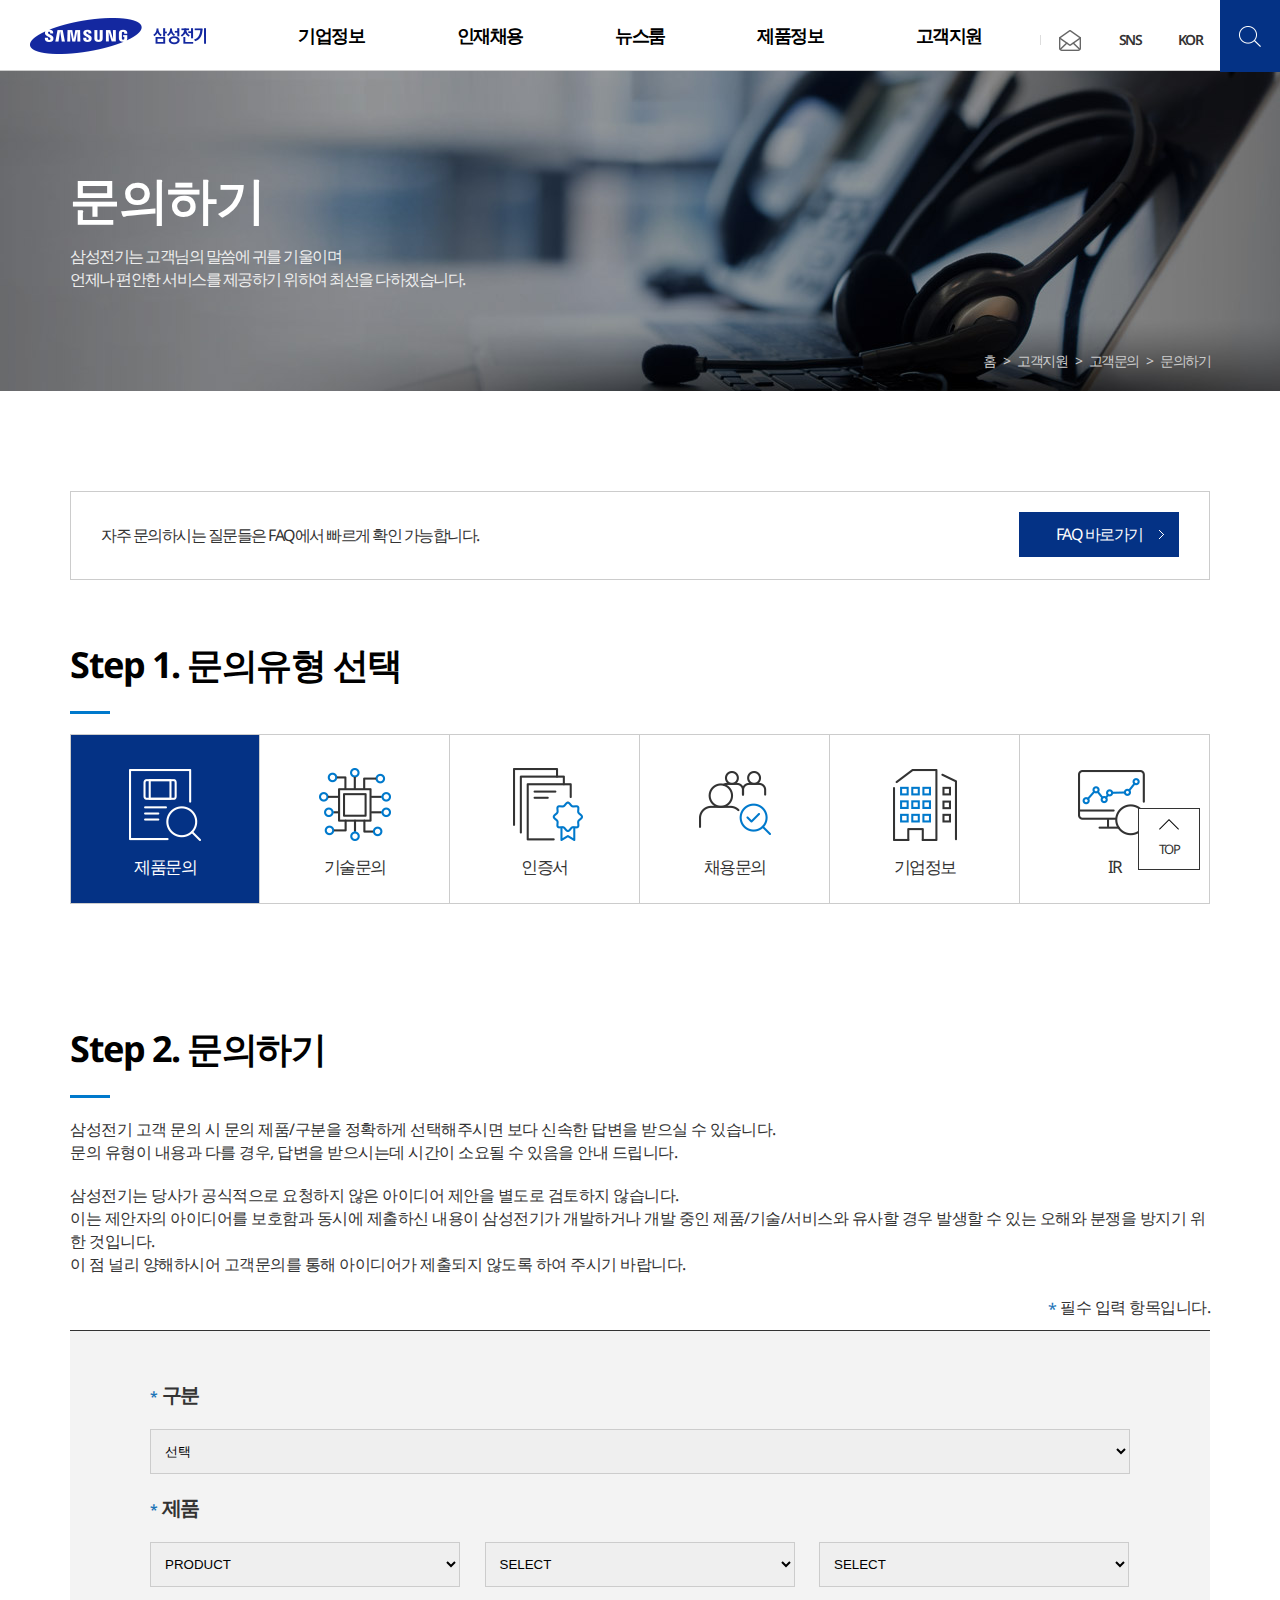
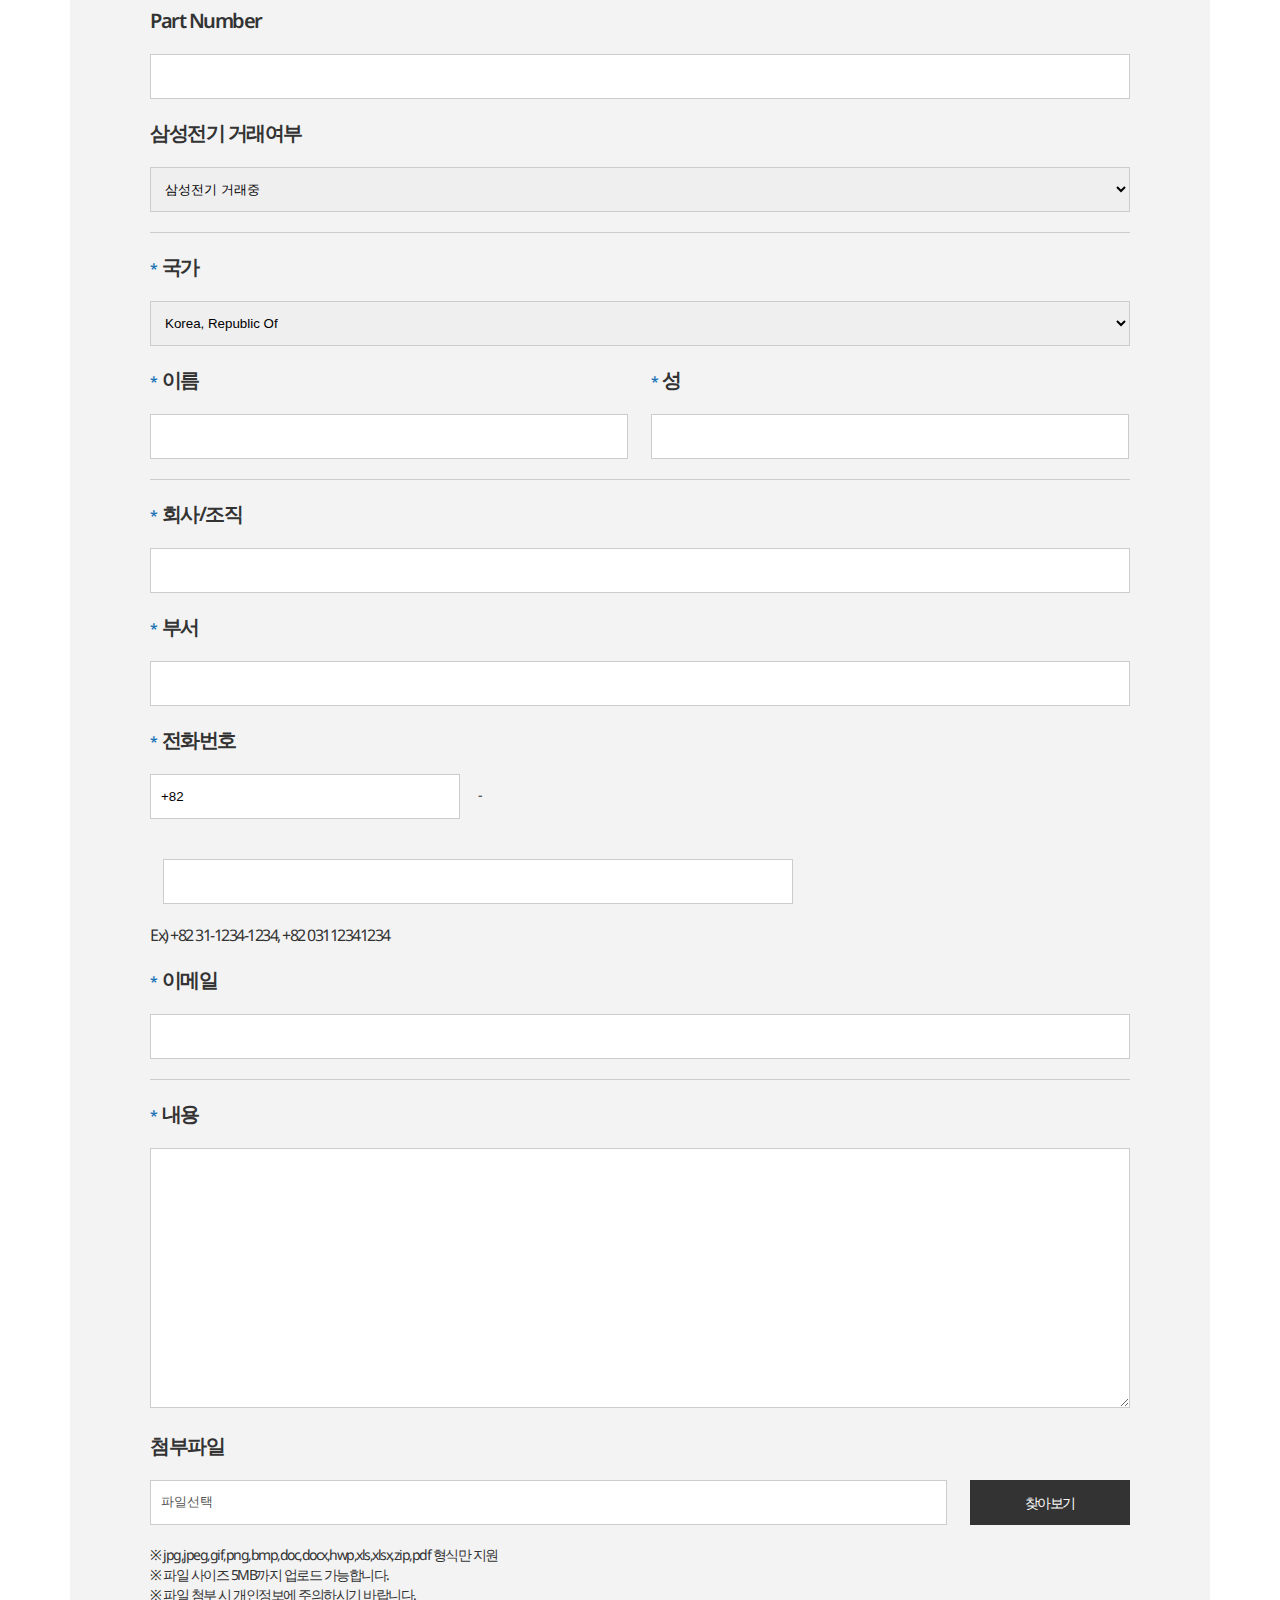
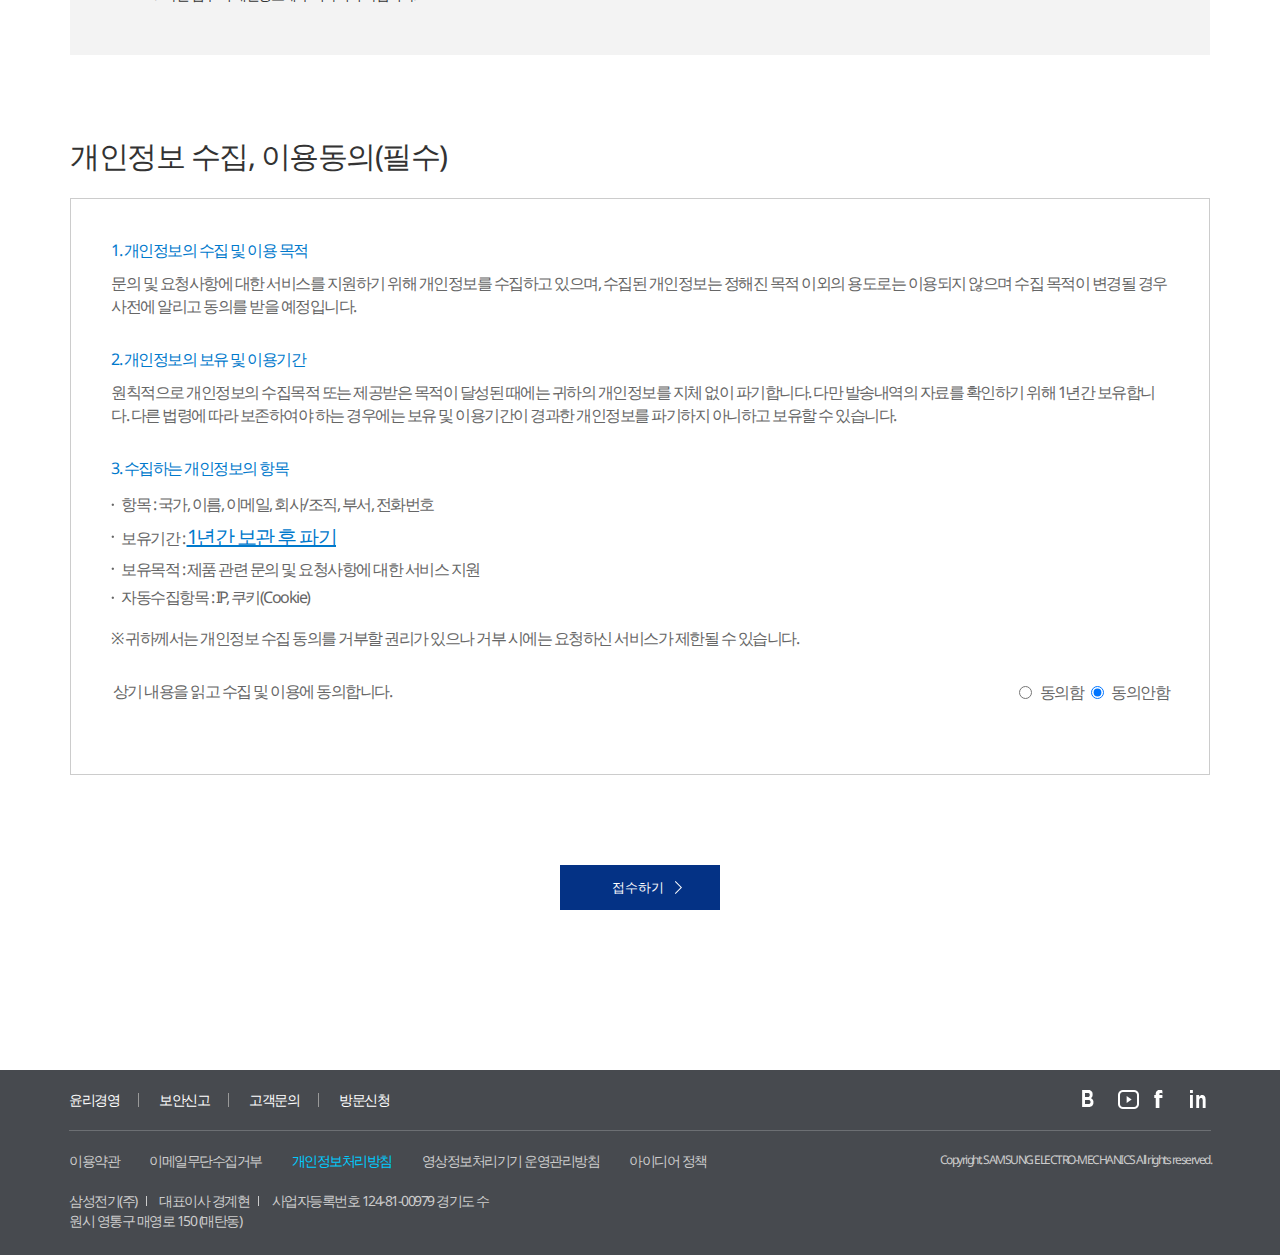
<file: sub1.html>
<!DOCTYPE html>
<html lang="en">
<head>
<meta charset="UTF-8">
<meta http-equiv="X-UA-Compatible" content="IE=edge">
<meta name="viewport" content="width=device-width, initial-scale=1.0">
<title>고객지원 | 문의하기 | 삼성전기</title>
<link rel="stylesheet" type="text/css" href="css/sub1.css" />
</head>
<body>
<!-- 본문 바로가기 -->
<div id="skipNavi"><a href="#content">본문바로가기</a></div>
<!-- //본문 바로가기 -->
<div id="wrap">
	<!-- header -->
	<div id="header">
		<!-- header_wrap -->
		<div class="header_wrap">
			<!-- header_inner -->
			<div class="header_inner">
				<!-- 여기서 로고는 background-image로 넣어준다 -->
				<!-- 로고 -->
				<h1 class="logo"><a href="index.html">samsung 삼성전기</a></h1>
				<!-- 주메뉴 -->
				<nav class="gnb">
					<h2 class="blind">주메뉴</h2>
					<ul>
					<li><a href="#">기업정보</a>
						<div>
							<ul>
							<li><a href="#">기업소개</a>
								<ul>
								<li><a href="#">삼성전기 소개</a></li>
								<li><a href="#">온라인 홍보관</a></li>
								<li><a href="#">연혁</a></li>
								<li><a href="#">수상실적</a></li>
								<li><a href="#">사업장 소개</a></li>
								<li><a href="#">홍보 영상</a></li>
								</ul>
							</li>
							<li><a href="#">IR</a>
								<ul>
								<li><a href="#">실적발표</a></li>
								<li><a href="#">주주총회</a></li>
								<li><a href="#">주주현황</a></li>
								<li><a href="#">주가정보</a></li>
								<li><a href="#">재무정보</a></li>
								</ul>
								<ul>
								<li><a href="#">기업지배구조</a></li>
								<li><a href="#">IR자료실</a></li>
								<li><a href="#">공시</a></li>
								<li><a href="#">전자공고</a></li>
								</ul>
							</li>
							<li><a href="#">ESG</a>
								<ul>
								<li><a href="#">지속가능경영</a></li>
								<li><a href="#">윤리경영</a></li>
								<li><a href="#">준법경영</a></li>
								<li><a href="#">사회공헌</a></li>
								<li><a href="#">환경</a></li>
								</ul>
								<ul>
								<li><a href="#">임직원</a></li>
								<li><a href="#">협력회사</a></li>
								<li><a href="#">고객</a></li>
								<li><a href="#">지속가능성보고서</a></li>
								</ul>
							</li>
							<li><a href="#">행동규범</a></li>
							</ul>
							<div class="gnb_button">
								<a href="#" target="_blank" title="새창으로 바로가기">
									<strong>온라인 홍보관</strong>
									<p>모두에게 가치 있는 경험을 제공하기 위해 노력해온 삼성전기의 역사를 소개합니다.</p>
								</a>
							</div>
						</div>
					</li>
					<li><a href="#">인재채용</a>
						<div>
							<ul>
							<li><a href="#">채용정보</a>
								<ul>
								<li><a href="#">직무 소개</a></li>
								<li><a href="#">채용프로세스</a></li>
								<li><a href="#">채용공고</a></li>
								<li><a href="#">채용 Tips</a></li>
							</ul>
							</li>
							<li><a href="#">회사생활</a>
								<ul>
								<li><a href="#">복리후생</a></li>
								<li><a href="#">인재육성</a></li>
								</ul>
							</li>
							<li><a href="#">채용문의</a>
								<ul>
								<li><a href="#">채용 FAQ</a></li>
								<li><a href="#">문의하기</a></li>
								</ul>
							</li>
							</ul>
						</div>
					</li>
					<li><a href="#">뉴스룸</a>
						<div>
							<ul>
							<li><a href="#">뉴스</a></li>
							<li><a href="#">뉴스레터</a>
								<ul>
								<li><a href="#">뉴스레터 보기</a></li>
								<li><a href="#">뉴스레터 신청</a></li>
								</ul>
							</li>
							</ul>
						</div>
					</li>
					<li><a href="#">제품정보</a>
						<div>
							<ul>
							<li><a href="#">컴포넌트</a>
								<ul>
								<li><a href="#">MLCC</a></li>
								<li><a href="#">Inductor</a></li>
								<li><a href="#">Chip Resistor</a></li>
								<li><a href="#">Tantalum</a></li>
								</ul>
							</li>
							<li><a href="#">모듈</a>
								<ul>
								<li><a href="#">Camera Module</a></li>
								</ul>
							</li>
							<li><a href="#">인쇄회로기판</a>
								<ul>
								<li><a href="#">Package Substrate</a></li>
								</ul>
							</li>
							<li><a href="#">적용분야</a>
								<ul>
								<li><a href="#">Automotive</a></li>
								<li><a href="#">Computer</a></li>
								<li><a href="#">Display</a></li>
								<li><a href="#">Hard Disk Drive</a></li>
								<li><a href="#">Mobile Phone</a></li>
								</ul>
								<ul>
								<li><a href="#">Network</a></li>
								<li><a href="#">Server</a></li>
								<li><a href="#">Solid State Drive</a></li>
								<li><a href="#">Tablet</a></li>
								<li><a href="#">Wearable</a></li>
								</ul>
							</li>
							</ul>
							<div class="gnb_button">
								<a href="#" target="_blank" title="새창으로 바로가기">
									<strong>Product Search</strong>
									<p>원하는 제품을 쉽고 빠르게 검색해 보세요.</p>
								</a>
								<a href="#" target="_blank" title="새창으로 바로가기">
									<strong>Component Library</strong>
									<p>시뮬레이션으로 제품을 한 눈에 파악해 보세요.</p>
								</a>
							</div>
						</div>
					</li>
					<li><a href="#">고객지원</a>
						<div>
							<ul>
							<li><a href="#">고객문의</a>
								<ul>
								<li><a href="#">FAQ</a></li>
								<li><a href="#">문의하기</a></li>
								</ul>
							</li>
							<li>
								<a href="#">Sales Partners</a>
								<a href="#">Buy Now</a>
							</li>
							<li><a href="#">인증서</a>
								<ul>
								<li><a href="#">환경/안전/품질</a></li>
								<li><a href="#">제품책임주의</a></li>
								</ul>
							</li>
							<li><a href="#">기술자료</a>
								<ul>
								<li><a href="#">제품 카탈로그</a></li>
								<li><a href="#">소프트웨어 라이브러리</a></li>
								<li><a href="#">기술문서</a></li>
								</ul>
							</li>
							<li>
								<a href="#">모조품에 대한 면책</a>
								<a href="#">B2Bi (EDI)</a>
								<a href="#">대금지불 안내</a>
								<a href="#">방문신청</a>
							</li>
							</ul>
						</div>
					</li>
					</ul>
				</nav>
				<!-- 탑메뉴 -->
				<h3 class="blind">문의하기, sns, 홈페이지 언어설정</h3>
				<dl class="topMenu">
				<dt class="blind">탑메뉴</dt>
				<dd><a href="#">문의하기</a></dd>
				<dd><a href="#">SNS</a>
					<ul>
					<li><a href="#" target="_blank" title="새 창으로 바로가기">유튜브로 바로가기</a></li>
					<li><a href="#" target="_blank" title="새 창으로 바로가기">네이버로 바로가기</a></li>
					<li><a href="#" target="_blank" title="새 창으로 바로가기">페이스북로 바로가기</a></li>
					<li><a href="#" target="_blank" title="새 창으로 바로가기">링크드인으로 바로가기</a></li>
					</ul>
				</dd>
				<dd><a href="#">KOR</a>
					<ul>
					<li><a href="#">ENG</a></li>
					<li><a href="#">CHN</a></li>
					<li><a href="#">JPN</a></li>
					</ul>
				</dd>
				</dl>
				<!-- 검색버튼 -->
				<div class="btn_srch"><a href="#">검색</a></div>
			</div>
			<!-- //header_inner -->
		</div>
		<!-- //header_wrap -->
		<!-- 통합검색 -->
		<div class="srch_wrap">
			<div class="srch_inner">
				<form>
					<fieldset>
					<legend class="blind">통합 검색</legend>
						<label for="srch" class="blind">검색어를 입력해주세요.</label>
						<input type="search" id="srch" placeholder="검색어를 입력해주세요" />
						<button type="button">검색 버튼</button>
					</fieldset>
					<ul>
					<li><a href="#">Product Search</a></li>
					<li><a href="#">Component Library</a></li>
					<li><a href="#">방문신청</a></li>
					<li><a href="#">사업장소개</a></li>
					</ul>
				</form>
			</div>
			<a href="#" class="bth_srch_close">통합검색 닫기</a>
		</div>
	</div>
	<!-- //header -->
	<hr />
	<!-- container -->
	<div id="container">
		<!-- spot -->
		<div class="spot">
			<div class="spot_inner">
				<h2>문의하기</h2>
				<p>삼성전기는 고객님의 말씀에 귀를 기울이며<br>
					언제나 편안한 서비스를 제공하기 위하여 최선을 다하겠습니다.</p>
				<p class="path">홈 &nbsp; &gt; &nbsp; 고객지원 &nbsp; &gt; &nbsp; 고객문의 &nbsp; &gt; &nbsp; 문의하기</p>
			</div>
		</div>
		<!-- //spot -->
		<hr />
		<!-- content -->
		<div id="content">
			<!-- faq -->
			<div class="faq">
				<p>자주 문의하시는 질문들은 FAQ에서 빠르게 확인 가능합니다.</p>
				<a href="#">FAQ 바로가기</a>
			</div>
			<!-- //faq -->
			<hr />
			<!-- step1 -->
			<div class="step1">
				<h3>Step 1. 문의유형 선택</h3>
				<ul>
				<li class="on"><a href="#">제품문의</a></li>
				<li><a href="#">기술문의</a></li>
				<li><a href="#">인증서</a></li>
				<li><a href="#">채용문의</a></li>
				<li><a href="#">기업정보</a></li>
				<li><a href="#">IR</a></li>
				</ul>
			</div>
			<!-- //step1 -->
			<!-- step2 -->
			<div class="step2">
				<h3>Step 2. 문의하기</h3>
				<p>
					삼성전기 고객 문의 시 문의 제품/구분을 정확하게 선택해주시면 보다 신속한 답변을 받으실 수 있습니다. <br>
					문의 유형이 내용과 다를 경우, 답변을 받으시는데 시간이 소요될 수 있음을 안내 드립니다.
				</p>
				<p>
					삼성전기는 당사가 공식적으로 요청하지 않은 아이디어 제안을 별도로 검토하지 않습니다.<br>
					이는 제안자의 아이디어를 보호함과 동시에 제출하신 내용이 삼성전기가 개발하거나 개발 중인 제품/기술/서비스와 유사할 경우 발생할 수 있는 오해와 분쟁을 방지기 위한 것입니다.<br>
					이 점 널리 양해하시어 고객문의를 통해 아이디어가 제출되지 않도록 하여 주시기 바랍니다.
				</p>
				<p class="essential"><span>*</span> 필수 입력 항목입니다.</p>
				<form action="/" method="post">
				<fieldset>
				<legend class="blind">문의하기</legend>
					<dl class="step2_form">
					<dt><label for="type"><span>*</span>구분</label></dt>
					<dd>
						<select id="type" class="form_full" title="구분">
							<option value="선택">선택</option>
							<option value="구입문의">구입문의</option>
							<option value="샘플요청">샘플요청</option>
							<option value="견적요청">견적요청</option>
							<option value="Component Library">Component Library 관련문의</option>
						</select>
					</dd>
					<dt><label for="product"><span>*</span>제품</label></dt>
					<dd class="product">
						<select id="product" title="제품 선택 첫번째">
							<option value="PRODUCT">PRODUCT</option>
							<option value="Passive Component">Passive Component</option>
							<option value="Automotive">Automotive</option>
						</select>
						<select title="제품 선택 두번째">
							<option value="SELECT">SELECT</option>
							<option value="Passive Component">Passive Component</option>
							<option value="Automotive">Automotive</option>
						</select>
						<select title="제품 선택 세번째">
							<option value="SELECT">SELECT</option>
							<option value="Passive Component">Passive Component</option>
							<option value="Automotive">Automotive</option>
						</select>
					</dd>
					<dt><label for="partNo">Part Number</label></dt>
					<dd>
						<input type="tel" id="partNo" title="Part Number" />
					</dd>
					<dt><label for="dealFlag">삼성전기 거래여부</label></dt>
					<dd class="separate">
						<select id="dealFlag" title="삼성전기 거래여부">
							<option value="삼성전기 거래중">삼성전기 거래중</option>
							<option value="삼성전기 Sales Partners 거래중">삼성전기 Sales Partners 거래중</option>
							<option value="거래 예정">거래 예정</option>
							<option value="기타">기타</option>
						</select>
					</dd>
					<dt><label for="contryCd"><span>*</span>국가</label></dt>
					<dd>
						<select id="contryCd" title="국가 선택">
							<option value="Korea">Korea, Republic Of</option>
							<option value="China">China</option>
							<option value="Japan">Japan</option>
							<option value="Thailand">Thailand</option>
							<option value="France">France</option>
						</select>
					</dd>
					<dd class="separate user_name">
					<dl>
					<dt><label for="first_name"><span>*</span>이름</label></dt>
					<dd>
						<input type="text" id="FirstName" title="이름" />
					</dd>
					</dl>
					<dl>
					<dt><label for="last_name"><span>*</span>성</label></dt>
					<dd>
						<input type="text" id="LastName" title="성" />
					</dd>
					</dl>
					</dd>
					<dt><label for="company"><span>*</span>회사/조직</label></dt>
					<dd>
						<input type="text" id="company" title="회사/조직" />
					</dd>
					<dt><label for="department"><span>*</span>부서</label></dt>
					<dd>
						<input type="text" id="department" title="부서" />
					</dd>
					<dt><label for="countryPhone"><span>*</span>전화번호</label></dt>
					<dd class="phone_N">
						<input type="tel" id="countryPhone" value="+82" maxlength="4" title="전화번호(국가번호 입력)" />
						&nbsp;- &nbsp;
						<input type="tel" maxlength="20" title="전화번호(국가번호를 제외한 나머지 번호입력)" /> 
						<br/>
						<p>Ex) +82 31-1234-1234, +82 03112341234</p>
					</dd>
					<dt><label for="emailId"><span>*</span>이메일</label></dt>
					<dd class="separate">
						<input type="email" id="emailId" title="이메일" />
					</dd>
					<dt><label for="context"><span>*</span>내용</label></dt>
					<dd>
						<textarea id="context" cols="30" rows="10" title="내용"></textarea>
					</dd>
					<dt>첨부파일</dt>
					<dd class="custom_file">
						<input type="text" value="파일선택" disabled title="첨부파일 선택" />
						<label for="attachfile">찾아보기</label>
						<input type="file" id="attachfile" />
						<ul>
						<li>※ jpg,jpeg,gif,png,bmp,doc,docx,hwp,xls,xlsx,zip,pdf 형식만 지원</li>
						<li>※ 파일 사이즈 5MB까지 업로드 가능합니다.</li>
						<li>※ 파일 첨부 시 개인정보에 주의하시기 바랍니다.</li>
						</ul>
					</dd>
					</dl>
					<!-- 개인정보 동의 -->
					<h4>개인정보 수집, 이용동의(필수)</h4>
					<div class="agree">
						<h5>1. 개인정보의 수집 및 이용 목적</h5>
						<p>문의 및 요청사항에 대한 서비스를 지원하기 위해 개인정보를 수집하고 있으며, 수집된 개인정보는 정해진 목적 이외의 용도로는 이용되지 않으며 수집 목적이 변경될 경우 사전에 알리고 동의를 받을 예정입니다.</p>
						<h5>2. 개인정보의 보유 및 이용기간</h5>
						<p>원칙적으로 개인정보의 수집목적 또는 제공받은 목적이 달성된 때에는 귀하의 개인정보를 지체 없이 파기합니다. 다만 발송내역의 자료를 확인하기 위해 1년간 보유합니다. 다른 법령에 따라 보존하여야 하는 경우에는 보유 및 이용기간이 경과한 개인정보를 파기하지 아니하고 보유할 수 있습니다.</p>
						<h5>3. 수집하는 개인정보의 항목</h5>
						<ul>
						<li>항목 : 국가, 이름, 이메일, 회사/조직, 부서, 전화번호</li>
						<li>보유기간 : <span>1년간 보관 후 파기</span></li>
						<li>보유목적 : 제품 관련 문의 및 요청사항에 대한 서비스 지원</li>
						<li>자동수집항목 : IP, 쿠키(Cookie)</li>
						</ul>
						<p>※ 귀하께서는 개인정보 수집 동의를 거부할 권리가 있으나 거부 시에는 요청하신 서비스가 제한될 수 있습니다.</p>
						<p>
							<span>상기 내용을 읽고 수집 및 이용에 동의합니다.</span>
							<input type="radio" id="agreeY" name="agree" title="개인정보 필수항목 동의여부(Y)" value="Y" />
							<label for="agreeY">동의함</label>
							<input type="radio" id="agreeN" name="agree" checked title="개인정보 필수항목 동의여부(N)" value="N" />
							<label for="agreeN">동의안함</label>
						</p>
					</div>
					<input type="submit" value="접수하기" title="접수하기 바로가기" class="submit" />
				</fieldset>
				</form>
			</div>
			<!-- //step2 -->
		</div>
		<!-- //content -->
	</div>
	<!-- //container -->
	<hr />
	<!-- footer -->
	<div id="footer">
		<div class="footer_inner">
			<div>
				<ul>
				<li><a href="#">윤리경영</a></li>
				<li><a href="#">보안신고</a></li>
				<li><a href="#">고객문의</a></li>
				<li><a href="#">방문신청</a></li>
				</ul>
				<ul>
				<li><a href="#">유튜브</a></li>
				<li><a href="#">블로그</a></li>
				<li><a href="#">페이스북</a></li>
				<li><a href="#">링크드인</a></li>
				</ul>
			</div>
			<div>
				<ul>
				<li><a href="#">이용약관</a></li>
				<li><a href="#">이메일무단수집거부</a></li>
				<li><a href="#">개인정보처리방침</a></li>
				<li><a href="#">영상정보처리기기 운영관리방침</a></li>
				<li><a href="#">아이디어 정책</a></li>
				</ul>
				<p>Copyright. SAMSUNG ELECTRO-MECHANICS All rights reserved.</p>
				<address>
					<span>삼성전기(주)</span>
					<span>대표이사 경계현</span>
					<span>사업자등록번호 124-81-00979</span>
					<span>경기도 수원시 영통구 매영로 150 (매탄동)</span>
				</address>
			</div>
		</div>
	</div>
	<!-- //footer -->
	<a class="btn_top">TOP</a>
</div>
</body>
</html>
<!-- 
	https://www.samsungsem.com/kr/support/contact-us/inquiry/product.do?partNo=&productLv1=&productLv2=&productLv3=
-->
</file>
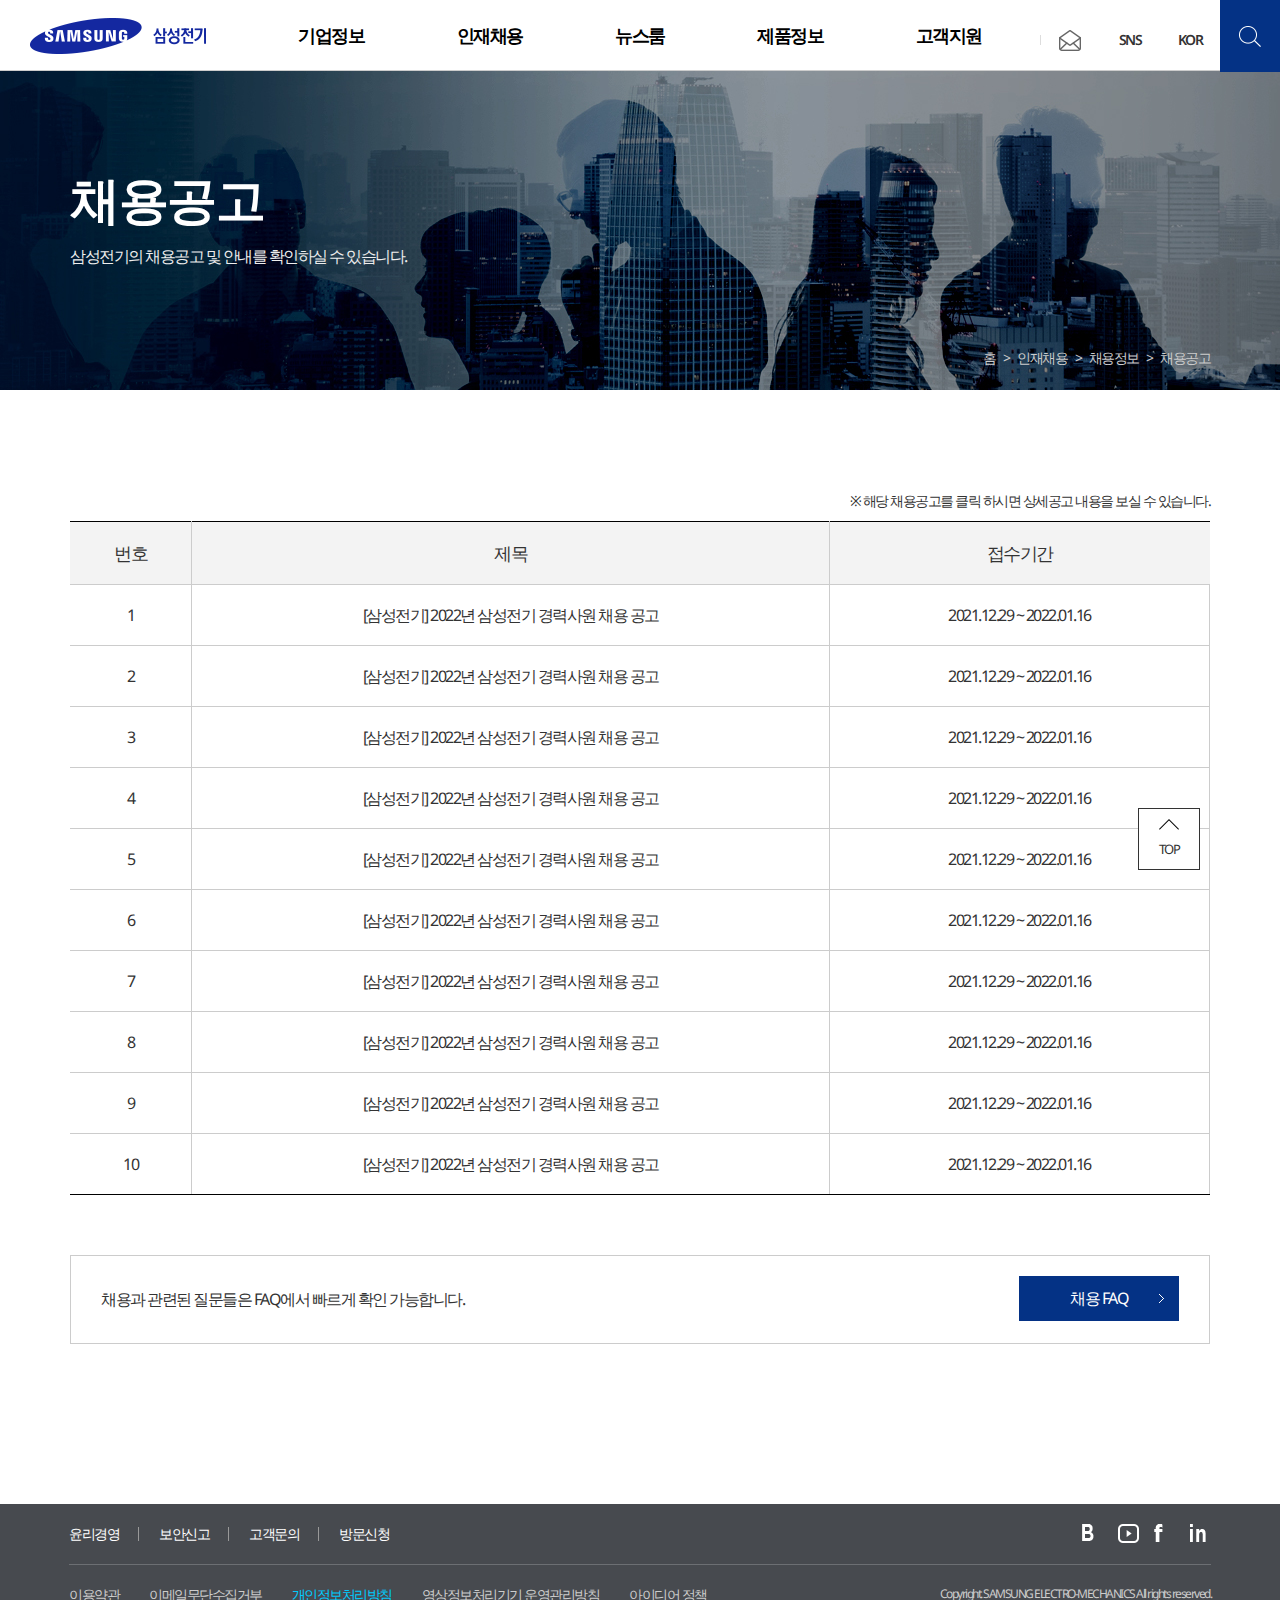
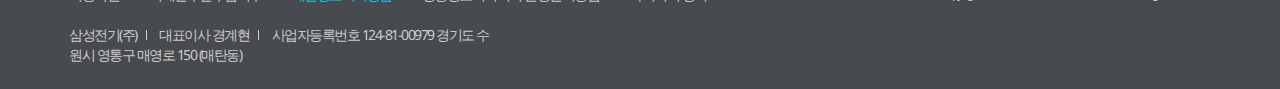
<file: sub2.html>
<!DOCTYPE html>
<html lang="en">
<head>
<meta charset="UTF-8">
<meta http-equiv="X-UA-Compatible" content="IE=edge">
<meta name="viewport" content="width=device-width, initial-scale=1.0">
<title>채용공고 | 삼성전기</title>
<link rel="stylesheet" type="text/css" href="css/sub2.css" />
</head>
<body>
<!-- 본문 바로가기 -->
<div id="skipNavi"><a href="#content">본문바로가기</a></div>
<!-- //본문 바로가기 -->
<div id="wrap">
	<!-- header -->
	<div id="header">
		<!-- header_wrap -->
		<div class="header_wrap">
			<!-- header_inner -->
			<div class="header_inner">
				<!-- 여기서 로고는 background-image로 넣어준다 -->
				<!-- 로고 -->
				<h1 class="logo"><a href="index.html">samsung 삼성전기</a></h1>
				<!-- 주메뉴 -->
				<nav class="gnb">
					<h2 class="blind">주메뉴</h2>
					<ul>
					<li><a href="#">기업정보</a>
						<div>
							<ul>
							<li><a href="#">기업소개</a>
								<ul>
								<li><a href="#">삼성전기 소개</a></li>
								<li><a href="#">온라인 홍보관</a></li>
								<li><a href="#">연혁</a></li>
								<li><a href="#">수상실적</a></li>
								<li><a href="#">사업장 소개</a></li>
								<li><a href="#">홍보 영상</a></li>
								</ul>
							</li>
							<li><a href="#">IR</a>
								<ul>
								<li><a href="#">실적발표</a></li>
								<li><a href="#">주주총회</a></li>
								<li><a href="#">주주현황</a></li>
								<li><a href="#">주가정보</a></li>
								<li><a href="#">재무정보</a></li>
								</ul>
								<ul>
								<li><a href="#">기업지배구조</a></li>
								<li><a href="#">IR자료실</a></li>
								<li><a href="#">공시</a></li>
								<li><a href="#">전자공고</a></li>
								</ul>
							</li>
							<li><a href="#">ESG</a>
								<ul>
								<li><a href="#">지속가능경영</a></li>
								<li><a href="#">윤리경영</a></li>
								<li><a href="#">준법경영</a></li>
								<li><a href="#">사회공헌</a></li>
								<li><a href="#">환경</a></li>
								</ul>
								<ul>
								<li><a href="#">임직원</a></li>
								<li><a href="#">협력회사</a></li>
								<li><a href="#">고객</a></li>
								<li><a href="#">지속가능성보고서</a></li>
								</ul>
							</li>
							<li><a href="#">행동규범</a></li>
							</ul>
							<div class="gnb_button">
								<a href="#" target="_blank" title="새창으로 바로가기">
									<strong>온라인 홍보관</strong>
									<p>모두에게 가치 있는 경험을 제공하기 위해 노력해온 삼성전기의 역사를 소개합니다.</p>
								</a>
							</div>
						</div>
					</li>
					<li><a href="#">인재채용</a>
						<div>
							<ul>
							<li><a href="#">채용정보</a>
								<ul>
								<li><a href="#">직무 소개</a></li>
								<li><a href="#">채용프로세스</a></li>
								<li><a href="#">채용공고</a></li>
								<li><a href="#">채용 Tips</a></li>
							</ul>
							</li>
							<li><a href="#">회사생활</a>
								<ul>
								<li><a href="#">복리후생</a></li>
								<li><a href="#">인재육성</a></li>
								</ul>
							</li>
							<li><a href="#">채용문의</a>
								<ul>
								<li><a href="#">채용 FAQ</a></li>
								<li><a href="#">문의하기</a></li>
								</ul>
							</li>
							</ul>
						</div>
					</li>
					<li><a href="#">뉴스룸</a>
						<div>
							<ul>
							<li><a href="#">뉴스</a></li>
							<li><a href="#">뉴스레터</a>
								<ul>
								<li><a href="#">뉴스레터 보기</a></li>
								<li><a href="#">뉴스레터 신청</a></li>
								</ul>
							</li>
							</ul>
						</div>
					</li>
					<li><a href="#">제품정보</a>
						<div>
							<ul>
							<li><a href="#">컴포넌트</a>
								<ul>
								<li><a href="#">MLCC</a></li>
								<li><a href="#">Inductor</a></li>
								<li><a href="#">Chip Resistor</a></li>
								<li><a href="#">Tantalum</a></li>
								</ul>
							</li>
							<li><a href="#">모듈</a>
								<ul>
								<li><a href="#">Camera Module</a></li>
								</ul>
							</li>
							<li><a href="#">인쇄회로기판</a>
								<ul>
								<li><a href="#">Package Substrate</a></li>
								</ul>
							</li>
							<li><a href="#">적용분야</a>
								<ul>
								<li><a href="#">Automotive</a></li>
								<li><a href="#">Computer</a></li>
								<li><a href="#">Display</a></li>
								<li><a href="#">Hard Disk Drive</a></li>
								<li><a href="#">Mobile Phone</a></li>
								</ul>
								<ul>
								<li><a href="#">Network</a></li>
								<li><a href="#">Server</a></li>
								<li><a href="#">Solid State Drive</a></li>
								<li><a href="#">Tablet</a></li>
								<li><a href="#">Wearable</a></li>
								</ul>
							</li>
							</ul>
							<div class="gnb_button">
								<a href="#" target="_blank" title="새창으로 바로가기">
									<strong>Product Search</strong>
									<p>원하는 제품을 쉽고 빠르게 검색해 보세요.</p>
								</a>
								<a href="#" target="_blank" title="새창으로 바로가기">
									<strong>Component Library</strong>
									<p>시뮬레이션으로 제품을 한 눈에 파악해 보세요.</p>
								</a>
							</div>
						</div>
					</li>
					<li><a href="#">고객지원</a>
						<div>
							<ul>
							<li><a href="#">고객문의</a>
								<ul>
								<li><a href="#">FAQ</a></li>
								<li><a href="#">문의하기</a></li>
								</ul>
							</li>
							<li>
								<a href="#">Sales Partners</a>
								<a href="#">Buy Now</a>
							</li>
							<li><a href="#">인증서</a>
								<ul>
								<li><a href="#">환경/안전/품질</a></li>
								<li><a href="#">제품책임주의</a></li>
								</ul>
							</li>
							<li><a href="#">기술자료</a>
								<ul>
								<li><a href="#">제품 카탈로그</a></li>
								<li><a href="#">소프트웨어 라이브러리</a></li>
								<li><a href="#">기술문서</a></li>
								</ul>
							</li>
							<li>
								<a href="#">모조품에 대한 면책</a>
								<a href="#">B2Bi (EDI)</a>
								<a href="#">대금지불 안내</a>
								<a href="#">방문신청</a>
							</li>
							</ul>
						</div>
					</li>
					</ul>
				</nav>
				<!-- 탑메뉴 -->
				<h3 class="blind">문의하기, sns, 홈페이지 언어설정</h3>
				<dl class="topMenu">
				<dt class="blind">탑메뉴</dt>
				<dd><a href="#">문의하기</a></dd>
				<dd><a href="#">SNS</a>
					<ul>
					<li><a href="#" target="_blank" title="새 창으로 바로가기">유튜브로 바로가기</a></li>
					<li><a href="#" target="_blank" title="새 창으로 바로가기">네이버로 바로가기</a></li>
					<li><a href="#" target="_blank" title="새 창으로 바로가기">페이스북로 바로가기</a></li>
					<li><a href="#" target="_blank" title="새 창으로 바로가기">링크드인으로 바로가기</a></li>
					</ul>
				</dd>
				<dd><a href="#">KOR</a>
					<ul>
					<li><a href="#">ENG</a></li>
					<li><a href="#">CHN</a></li>
					<li><a href="#">JPN</a></li>
					</ul>
				</dd>
				</dl>
				<!-- 검색버튼 -->
				<div class="btn_srch"><a href="#">검색</a></div>
			</div>
			<!-- //header_inner -->
		</div>
		<!-- //header_wrap -->
		<!-- 통합검색 -->
		<div class="srch_wrap">
			<div class="srch_inner">
				<form>
					<fieldset>
					<legend class="blind">통합 검색</legend>
						<label for="srch" class="blind">검색어를 입력해주세요.</label>
						<input type="search" id="srch" placeholder="검색어를 입력해주세요" />
						<button type="button">검색 버튼</button>
					</fieldset>
					<ul>
					<li><a href="#">Product Search</a></li>
					<li><a href="#">Component Library</a></li>
					<li><a href="#">방문신청</a></li>
					<li><a href="#">사업장소개</a></li>
					</ul>
				</form>
			</div>
			<a href="#" class="bth_srch_close">통합검색 닫기</a>
		</div>
	</div>
	<!-- //header -->
	<hr />
	<!-- container -->
	<div id="container">
		<!-- spot -->
		<div class="spot">
			<div class="spot_inner">
				<h2>채용공고</h2>
				<p>삼성전기의 채용공고 및 안내를 확인하실 수 있습니다.</p>
				<p class="path">홈 &nbsp; &gt; &nbsp; 인재채용 &nbsp; &gt; &nbsp; 채용정보 &nbsp; &gt; &nbsp; 채용공고</p>
			</div>
		</div>
		<!-- //spot -->
		<hr />
		<!-- content -->
		<div id="content">
			<p class="info_txt">※ 해당 채용공고를 클릭 하시면 상세공고 내용을 보실 수 있습니다.</p>
			<table class="job">
			<caption class="blind">채용공고</caption>
			<thead>
			<tr>
			<th scope="col">번호</th>
			<th scope="col">제목</th>
			<th scope="col">접수기간</th>
			</tr>
			</thead>
			<tbody>
			<tr>
			<td>1</td>
			<td><a href="#">[삼성전기] 2022년 삼성전기 경력사원 채용 공고</a></td>
			<td>2021.12.29 ~ 2022.01.16</td>
			</tr>
			<tr>
			<td>2</td>
			<td><a href="#">[삼성전기] 2022년 삼성전기 경력사원 채용 공고</a></td>
			<td>2021.12.29 ~ 2022.01.16</td>
			</tr>
			<tr>
			<td>3</td>
			<td><a href="#">[삼성전기] 2022년 삼성전기 경력사원 채용 공고</a></td>
			<td>2021.12.29 ~ 2022.01.16</td>
			</tr>
			<tr>
			<td>4</td>
			<td><a href="#">[삼성전기] 2022년 삼성전기 경력사원 채용 공고</a></td>
			<td>2021.12.29 ~ 2022.01.16</td>
			</tr>
			<tr>
			<td>5</td>
			<td><a href="#">[삼성전기] 2022년 삼성전기 경력사원 채용 공고</a></td>
			<td>2021.12.29 ~ 2022.01.16</td>
			</tr>
			<tr>
			<td>6</td>
			<td><a href="#">[삼성전기] 2022년 삼성전기 경력사원 채용 공고</a></td>
			<td>2021.12.29 ~ 2022.01.16</td>
			</tr>
			<tr>
			<td>7</td>
			<td><a href="#">[삼성전기] 2022년 삼성전기 경력사원 채용 공고</a></td>
			<td>2021.12.29 ~ 2022.01.16</td>
			</tr>
			<tr>
			<td>8</td>
			<td><a href="#">[삼성전기] 2022년 삼성전기 경력사원 채용 공고</a></td>
			<td>2021.12.29 ~ 2022.01.16</td>
			</tr>
			<tr>
			<td>9</td>
			<td><a href="#">[삼성전기] 2022년 삼성전기 경력사원 채용 공고</a></td>
			<td>2021.12.29 ~ 2022.01.16</td>
			</tr>
			<tr>
			<td>10</td>
			<td><a href="#">[삼성전기] 2022년 삼성전기 경력사원 채용 공고</a></td>
			<td>2021.12.29 ~ 2022.01.16</td>
			</tr>
			</tbody>
			</table>

			<div class="faq">
				<p>채용과 관련된 질문들은 FAQ에서 빠르게 확인 가능합니다.</p>
				<a href="#">채용 FAQ</a>
			</div>
		</div>
		<!-- //content -->
	</div>
	<!-- //container -->
	<hr />
	<!-- footer -->
	<div id="footer">
		<div class="footer_inner">
			<div>
				<ul>
				<li><a href="#">윤리경영</a></li>
				<li><a href="#">보안신고</a></li>
				<li><a href="#">고객문의</a></li>
				<li><a href="#">방문신청</a></li>
				</ul>
				<ul>
				<li><a href="#">유튜브</a></li>
				<li><a href="#">블로그</a></li>
				<li><a href="#">페이스북</a></li>
				<li><a href="#">링크드인</a></li>
				</ul>
			</div>
			<div>
				<ul>
				<li><a href="#">이용약관</a></li>
				<li><a href="#">이메일무단수집거부</a></li>
				<li><a href="#">개인정보처리방침</a></li>
				<li><a href="#">영상정보처리기기 운영관리방침</a></li>
				<li><a href="#">아이디어 정책</a></li>
				</ul>
				<p>Copyright. SAMSUNG ELECTRO-MECHANICS All rights reserved.</p>
				<address>
					<span>삼성전기(주)</span>
					<span>대표이사 경계현</span>
					<span>사업자등록번호 124-81-00979</span>
					<span>경기도 수원시 영통구 매영로 150 (매탄동)</span>
				</address>
			</div>
		</div>
	</div>
	<!-- //footer -->
	<a class="btn_top">TOP</a>
</div>
</body>
</html>
</file>
<file: css/sub1.css>
@import url(reset.css);
/* sub1.css */
@import url('https://fonts.googleapis.com/css2?family=Nanum+Gothic&display=swap');
@import url('https://fonts.googleapis.com/css2?family=Noto+Sans&display=swap');

/* common */
body{font-size: 14px; font-family: "Noto sans", "Noto Sans KR", Helvetica, sans-serif; color: #333; letter-spacing: -1.5px;}
a{text-decoration: none; color: #333;}
a:hover{text-decoration: none; color: #333;}

/* layout */
/* 
	#wrap{}
		#header{}
			.header_wrap{}
				.header_inner{}
		#container{}
			.spot{}
				.spot_inner{}
			#content()
		#footer{}
			.footer_inner{} 		
*/
/* layout */
#wrap{width: 100%;}
	#header{position:relative; z-index: 40; width: 100%; height: 70px;} /* nav가 main_visual을 가려줘야하니깐 z-index값을 설정해줘야한다. */
		.header_wrap{position: absolute; left: 0; top: 0; width: 100%; height: 70px; background-color: #f3f3f3;} 
		/* 초기의 높이는 header랑 똑같지만 hover됐을때  높이가 안의 content에 따라 늘었다 줄었다 한다. */
			.header_inner{position:relative; width: 100%; background-color: #fff; border-bottom: 1px solid #ccc;}
			/* inner를 기준으로 gnb의 하위 ul이 position absolute의 기준을 잡아주려고 해준다. */
	#container{width: 100%; }
		.spot{width: 100%; height: 321px; background: url(../images/faq_visual_img.jpg) no-repeat 50% 0; color:#fff;}
			.spot_inner{width: 1140px; margin: 0 auto; padding-top: 95px;}
			#content{width: 1140px; margin: 0 auto; padding: 100px 0 160px; }
	#footer{width: 100%; height: 185px; background-color:#474a4f;}
		.footer_inner{width: 1142px; margin: 0 auto; padding-top: 20px;}

/* header */
/* 로고 */
h1.logo{position: absolute; left: 30px; top: 18px;}
/* h1도 header_inner를 기준으로 잡았다. */
h1.logo > a{
	display: block; width: 176px; height: 36px;
	background: url(../images/logo.png) no-repeat 0 0;
	text-indent: -9999px; overflow: hidden;
}

/* 주메뉴 */
nav.gnb{}
nav.gnb > ul{width: 100%; text-align: center;}
nav.gnb > ul > li{display: inline-block; padding:0 45px; line-height: 70px;}
nav.gnb > ul > li > a{display: block; position: relative; font-size: 18px; color: #000; font-weight: 600;}
nav.gnb > ul > li > a:after{content: "";position: absolute;left: 50%;bottom: -2px;transform: translateX(-50%);width: 0;height: 0;opacity: 0;background: #043285;transition: width .4s ease-in-out 0s;}
nav.gnb > ul > li:hover > a:after{width: 100%;height: 3px;opacity: 1;}
nav.gnb > ul > li > div{display: none; position: absolute; left: 0; width: 100%; line-height: 40px;}
/* nav.gnb > ul > li:first-child > div{display: block;} */

nav.gnb > ul > li > div > ul{margin: 50px 0;}
nav.gnb > ul > li > div > ul > li{
	display: inline-block; text-align: left; vertical-align: top; padding: 0 40px; border-right: 1px solid #ddd; 
} /* vertical-align: top;을 해주는 이유는 위쪽으로 맞춰주기 위해서 설정해준다. vertical-align은 bottom이 기본값이다.*/
nav.gnb > ul > li > div > ul > li:last-child{border-right: none;}
nav.gnb > ul > li > div > ul > li > a{display: block; font-size: 16px; color: #1242a0; font-weight:bold;}
/* a에 display block은 옆에 누가 못오게 하기 위해서 */
nav.gnb > ul > li > div > ul > li > ul{float: left;}
nav.gnb > ul > li > div > ul > li > ul:nth-of-type(2){margin-left: 40px;}

/* border의 길이 때문에 높이 설정해주기 */
nav.gnb > ul > li:nth-child(1)> div > ul > li{height: 270px;}
nav.gnb > ul > li:nth-child(2)> div > ul > li{height: 200px;}
nav.gnb > ul > li:nth-child(3)> div > ul > li{height: 121px;}
nav.gnb > ul > li:nth-child(4)> div > ul > li{height: 231px;}
nav.gnb > ul > li:nth-child(5)> div > ul > li{height: 164px;}

.gnb_button{margin-bottom: 30px;}
.gnb_button > a{
	display: inline-block; border: 1px solid #e2e2e2; border-radius: 5px; padding: 10px 20px 0; 
	background: #fff url(../images/btn_arrow_ico_l.png) no-repeat 95% 50%; 
	text-align: left; line-height: 30px;
}
.gnb_button > a > strong{font-size: 18px; font-weight: 600;}

nav.gnb > ul > li:nth-child(1)> div > div.gnb_button > a{/* width: 750px; */ width: 780px; height: 70px; background-position: 97% 50%;}
nav.gnb > ul > li:nth-child(1)> div > div.gnb_button > a > strong{color:#1428a0;}
nav.gnb > ul > li:nth-child(4)> div > div.gnb_button > a{/* width: 320px; */ width: 340px; height: 80px; margin-right: 20px;}

/* 탑메뉴 */
dl.topMenu{position: absolute; right: 60px; top: 0;}
dl.topMenu > dd{float: left;}
dl.topMenu > dd > a{display: block;width: 60px;height: 40px;padding-top: 30px;text-align: center;font-weight: 600;}
dl.topMenu > dd > a:after{
	content: ""; position: absolute; left: 0; top: 50%;
	width: 1px; height: 10px; background: #ddd;
}
dl.topMenu > dd:first-of-type > a{background: url(../images/ico_inq.png) no-repeat 50% 30px;text-indent: -9999px; overflow: hidden;}
dl.topMenu > dd:first-of-type > a:after{display: none;}
dl.topMenu > dd > ul{
	display: none; position:absolute; top:68px; width: 60px; padding-top: 10px;
	border-top: 5px solid #1428a0;background: #fff;
}
dl.topMenu > dd:hover > ul{display: block;}

dl.topMenu > dd:nth-of-type(2) > ul > li > a{
	display: block; width: 30px; height: 30px; border-radius: 50%; margin: 0 auto; 
	text-indent: -9999px;overflow: hidden; margin-bottom: 10px;
}

dl.topMenu > dd:nth-of-type(2) > ul > li:first-child > a{background: #ededed url(../images/utill_sns_ico.png) no-repeat -30px 0;}
dl.topMenu > dd:nth-of-type(2) > ul > li:nth-child(2) > a{background: #ededed url(../images/utill_sns_ico.png) no-repeat -60px 0;}
dl.topMenu > dd:nth-of-type(2) > ul > li:nth-child(3) > a{background: #ededed url(../images/utill_sns_ico.png) no-repeat 0 0;}
dl.topMenu > dd:nth-of-type(2) > ul > li:last-child > a{background: #ededed url(../images/utill_sns_ico.png) no-repeat -120px 0;}

dl.topMenu > dd:last-of-type > ul{height: 130px;}
dl.topMenu > dd:last-of-type > ul > li{text-align: center;padding: 10px 0;}

/* 검색머튼 */
div.btn_srch{position: absolute;right: 0;top: 0;}
div.btn_srch a{
	display: block; width: 60px; height: 72px;
	text-indent: -9999px; overflow: hidden;
	background: #043285 url(../images/btn_srch_ico.png) no-repeat 50% 50%;
}

/* 검색박스 */
div.srch_wrap{
	display: none;
	position: fixed; left: 0; top: 0; width: 100%; height: 100%; background: rgba(0,0,0,0.6);
}
div.srch_inner{
	position: absolute; left: 0; top: 70px; width: 100%; height: 200px; padding-top: 60px;
	background: url(../images/srch_pop_bg.jpg) no-repeat 50% 50%;
}
div.srch_inner > form{width: 655px; margin: 0 auto;}
div.srch_inner > form > fieldset{width: 100%; height: 55px; background: #fff; margin-bottom: 20px; }
div.srch_inner input[type="search"]{width: 600px; height: 55px; text-indent: 20px; border: none;}
div.srch_inner button[type="button"]{
	position: relative; left: 2px; top: 2px; /* 자기자리에서 조금 이동하기위해서 position:relative 사용 */
	width: 45px; height: 45px; border: none; /* botton도 기본적으로 border가 있다. */
	background: #333 url(../images/btn_srch_ico_l.png) no-repeat 50% 50%;
	text-indent: -9999px; overflow: hidden;
}

div.srch_inner > form > ul{width:100%; padding-top:20px; border-top: 1px solid rgba(255,255,255,0.5);}
div.srch_inner > form > ul > li{
	float: left; height: 45px;
	padding: 0 28px; margin-right: 9px; border-radius: 5px;
	background: #eee url(../images/btn_arrow_ico_m.png) no-repeat 90% 50%; 
	font-size: 16px; line-height: 45px;
}
/* float로 width값 모라자서 떨어지는거 해결 */
div.srch_inner > form > ul > li:last-child{float: right; margin-right: 0;}

/* 통합검색 닫기 */
a.btn_srch_close{
	display: block; position: absolute; right: 0; right: 0; width: 60px; height: 70px;
	background: #043285 url(../images/srch_pop_close.png) no-repeat 50% 50%;
	text-indent: -9999px; overflow: hidden;
}

/* container */
/* spot */
.spot_inner > h2{margin-bottom: 10px; font-size: 50px; font-weight: 600;}
.spot_inner > p{font-size: 16px; color:#eee;}
.spot_inner > p.path{padding-top:60px ; text-align: right; font-size: 14px; color: #ccc;}

/* content */
/* faq */
div.faq{width: 100%; margin-bottom: 60px; padding: 20px 30px; box-sizing: border-box; border: 1px solid #ccc;} /* width:100%는 #content 크기 그대로 */
div.faq:after{content: ""; display: block; clear: both;}
div.faq > p{float: left; font-size: 16px; line-height: 47px;}
div.faq > a{
	float: right; display: block; width: 160px; height: 45px;
	background: #043285 url(../images/btn_arrow_ico_w.png) no-repeat 90% 50%;
	color: #fff; font-size: 16px; text-align: center; line-height: 45px;
}

#content h3{font-size: 36px; color:#000; font-weight: bold;}
#content h3:after{content:"";display: block; width: 40px; height: 3px; background: #0079cc; margin: 20px 0;}

/* step1 */
.step1 > ul{width: 100%; margin-bottom: 120px;}
.step1 > ul:after{content:"";display: block; clear: both;}
.step1 > ul > li{float: left;}
.step1 > ul > li > a{
	display: block; width: 190px; height: 170px; padding-top: 120px;
	border: 1px solid #ccc; border-left: none; box-sizing: border-box; 
	text-align: center; font-size: 17px;
}
.step1 > ul > li:first-child > a{border-left: 1px solid #ccc; background: url(../images/ico_inquiry_01.png) no-repeat 50% 35%;}
.step1 > ul > li:nth-child(2) > a{background: url(../images/ico_inquiry_02.png) no-repeat 50% 35%;}
.step1 > ul > li:nth-child(3) > a{background: url(../images/ico_inquiry_03.png) no-repeat 50% 35%;}
.step1 > ul > li:nth-child(4) > a{background: url(../images/ico_inquiry_04.png) no-repeat 50% 35%;}
.step1 > ul > li:nth-child(5) > a{background: url(../images/ico_inquiry_05.png) no-repeat 50% 35%;}
.step1 > ul > li:nth-child(6) > a{background: url(../images/ico_inquiry_06.png) no-repeat 50% 35%;}

.step1 > ul > li.on > a{background:#043285 url(../images/ico_inquiry_on_01.png) no-repeat 50% 35%; color: #fff;}
.step1 > ul > li:first-child.on > a{background-image: url(../images/ico_inquiry_on_01.png);}
.step1 > ul > li:nth-child(2).on > a{background-image: url(../images/ico_inquiry_on_02.png);}
.step1 > ul > li:nth-child(3).on > a{background-image: url(../images/ico_inquiry_on_03.png);}
.step1 > ul > li:nth-child(4).on > a{background-image: url(../images/ico_inquiry_on_04.png);}
.step1 > ul > li:nth-child(5).on > a{background-image: url(../images/ico_inquiry_on_05.png);}
.step1 > ul > li:nth-child(6).on > a{background-image: url(../images/ico_inquiry_on_06.png);}

/* step2 */
.step2 > p{font-size: 16px; letter-spacing:-.5px; margin-bottom:20px;}
.step2 > p.essential{text-align: right; margin-bottom: 10px;}
.step2 > p.essential > span{color: #1a73b7; vertical-align: middle;}

.step2_form{border-top: 1px solid #333; padding: 50px 80px; background-color: #f3f3f3;}
.step2_form dt{font-size: 20px; font-weight: 600;}
.step2_form dt > label > span{color: #1a73b7; font-size: 14px; vertical-align: middle; padding-right: 5px;}

.step2_form > dd{}
.step2_form input,.step2_form select,.step2_form textarea{width:100%; height: 45px; border: 1px solid #ccc; margin: 20px 0; box-sizing: border-box; text-indent: 10px;}
/* input은 한줄이기 때문에 text-indent해주고 textarea는 여러줄이기 때문에 padding으로 넣어준다. */
.step2_form textarea{height:260px; padding:18px; text-indent: 0;}

.step2_form > dd.product > select{width: 310px; margin-right: 22px;}
.step2_form > dd.product > select:last-of-type{margin-right: 0px;}

.step2_form > dd.separate{border-bottom: 1px solid #ccc; margin-bottom: 20px;}

.step2_form > dd.user_name > dl{display: inline-block;}
.step2_form > dd.user_name > dl:first-of-type{margin-right: 20px;}
.step2_form > dd.user_name input{width: 478px;}

.phone_N > input:first-of-type{width: 310px; margin-right: 13px;}
.phone_N > input:last-of-type{width: 630px; margin-left: 13px;}
.phone_N p{padding-bottom: 20px; font-size: 16px; color: #333;}

dd.custom_file input[type="text"]{width: 797px; margin-right: 20px; background: #fff;}
dd.custom_file input[type="file"]{display: none;}
/* label의 for와 input의 id을 연결시겨줬기 때문에 input을 display:none시키고 lable만 눌러도 실행이 된다. */
dd.custom_file label{
	display: inline-block; width: 160px; height: 45px; background-color: #333;
	color: #fff; text-align: center; line-height: 45px; vertical-align: middle;
}

/* 개인정보 동의 */
.step2 > form h4{font-size: 30px; margin: 80px 0 20px;}
.step2 > form div.agree{border: 1px solid #ccc; padding: 40px; margin-bottom: 90px; font-size: 16px; color:#666;}
.step2 > form div.agree > h5{color: #0079cc; margin-bottom: 10px;}
.step2 > form div.agree > p{margin-bottom: 30px;}
.step2 > form div.agree > ul{margin-bottom: 15px;}
.step2 > form div.agree > ul > li{background:url(../images/bg_list_dot.gif) no-repeat 0 50%; text-indent: 10px; line-height: 1.8;}
.step2 > form div.agree > ul > li > span{color: #0079cc; font-size: 20px; text-decoration: underline;}
.step2 > form div.agree > p:last-of-type{text-align: right;}
.step2 > form div.agree > p:last-of-type > span{display: inline-block; width: 904px; text-align: left;}
.step2 > form div.agree > p > label{vertical-align: middle; margin-left: 5px;}
.step2 > form div.agree > p > input:last-of-type{margin-left: 5px;}
/* 접수하기 */
.step2 > form input[type="submit"]{
	display: block; width: 160px; height: 45px; margin: 0 auto;
	background: #043285 url(../images/icon_btn_arrow_w.png) no-repeat 75% 50%; border: none; 
	color: #fff; text-align: center; text-indent: -5px;
}

/* footer */
.footer_inner li{float: left;}
.footer_inner li a{color: #fff;}
.footer_inner > div:first-of-type{
	width: 100%; padding-bottom: 20px; margin-bottom: 20px; border-bottom: 1px solid #6c6f73; 
}
.footer_inner > div:first-of-type:after{content:""; display: block; clear: both;}
.footer_inner > div:first-of-type > ul:first-of-type{float: left;}
.footer_inner > div:first-of-type > ul:first-of-type > li{position:relative; padding-right: 20px; margin-right: 20px;}
.footer_inner > div:first-of-type > ul:first-of-type > li:after{
	content: ""; position: absolute; right: 0; top: 50%; transform: translateY(-50%);
	width: 1px; height: 14px; background:#999;
}
.footer_inner > div:first-of-type > ul:first-of-type > li:last-child:after{display: none;}
.footer_inner > div:first-of-type > ul:last-of-type{float: right;}
.footer_inner > div:first-of-type > ul:last-of-type > li{margin-left: 15px;}
.footer_inner > div:first-of-type > ul:last-of-type > li > a{
	display: block; width: 21px; height: 19px;
	background: url(../images/sns_link_ico.png) no-repeat 0 0;
	text-indent: -9999px; overflow: hidden;
}
.footer_inner > div:first-of-type > ul:last-of-type > li:first-child > a{background-position-x: 0;}
.footer_inner > div:first-of-type > ul:last-of-type > li:nth-child(2) > a{background-position-x: -30px;}
.footer_inner > div:first-of-type > ul:last-of-type > li:nth-child(3) > a{background-position-x: -60px;}
.footer_inner > div:first-of-type > ul:last-of-type > li:last-child > a{background-position-x: -90px;}



.footer_inner > div:last-of-type{color:#ccc;}
.footer_inner > div:last-of-type > ul{float: left; margin-bottom: 20px;}
.footer_inner > div:last-of-type > ul >li{margin-right: 30px;}
.footer_inner > div:last-of-type > ul >li > a{color:#ccc}
.footer_inner > div:last-of-type > ul >li:nth-child(3) > a{color:#00ccff}

.footer_inner > div:last-of-type > p{float: right; font-size: 12px;}

.footer_inner > div:last-of-type > address{clear: both; width: 420px;}
.footer_inner > div:last-of-type > address > span{position: relative; padding-right: 10px; margin-right: 10px;}
.footer_inner > div:last-of-type > address > span:after{
	content:""; position: absolute; right: 0; top: 50%; margin-top: -5px;
	width: 1px; height: 10px; background: #ccc;
}
.footer_inner > div:last-of-type > address > span:nth-of-type(3){margin-right: 0; padding-right: 0;}
.footer_inner > div:last-of-type > address > span:nth-of-type(3):after,
.footer_inner > div:last-of-type > address > span:nth-of-type(4):after{display: none;}

/* top */
.btn_top{
	z-index: 100; position: fixed; bottom: 30px; right: 80px;
	width: 60px; height: 60px; border: 1px solid #333;
	background: #fff url(../images/top_btn_ico.png) no-repeat 50% 20%;
	font-size: 13px; color:#333; text-align: center; line-height: 80px; cursor: pointer;
}
</file>
<file: css/sub2.css>
@import url(reset.css);
/* sub2.css */
@import url('https://fonts.googleapis.com/css2?family=Nanum+Gothic&display=swap');
@import url('https://fonts.googleapis.com/css2?family=Noto+Sans&display=swap');

/* common */
body{font-size: 14px; font-family: "Noto sans", "Noto Sans KR", Helvetica, sans-serif; color: #333; letter-spacing: -1.5px;}
a{text-decoration: none; color: #333;}
a:hover{text-decoration: none; color: #333;}

/* layout */
/* 
	#wrap{}
		#header{}
			.header_wrap{}
				.header_inner{}
		#container{}
			.spot{}
				.spot_inner{}
			#content()
		#footer{}
			.footer_inner{} 		
*/
/* layout */
#wrap{width: 100%;}
	#header{position:relative; z-index: 40; width: 100%; height: 70px;} /* nav가 main_visual을 가려줘야하니깐 z-index값을 설정해줘야한다. */
		.header_wrap{position: absolute; left: 0; top: 0; width: 100%; height: 70px; background-color: #f3f3f3;} 
		/* 초기의 높이는 header랑 똑같지만 hover됐을때  높이가 안의 content에 따라 늘었다 줄었다 한다. */
			.header_inner{position:relative; width: 100%; background-color: #fff; border-bottom: 1px solid #ccc;}
			/* inner를 기준으로 gnb의 하위 ul이 position absolute의 기준을 잡아주려고 해준다. */
	#container{width: 100%; }
		.spot{width: 100%; height: 321px; background: url(../images/careers_visual_img.jpg) no-repeat 50% 0; color:#fff;}
			.spot_inner{width: 1140px; margin: 0 auto; padding-top: 95px;}
			#content{width: 1140px; margin: 0 auto; padding: 100px 0 160px; }
	#footer{width: 100%; height: 185px; background-color:#474a4f;}
		.footer_inner{width: 1142px; margin: 0 auto; padding-top: 20px;}

/* header */
/* 로고 */
h1.logo{position: absolute; left: 30px; top: 18px;}
/* h1도 header_inner를 기준으로 잡았다. */
h1.logo > a{
	display: block; width: 176px; height: 36px;
	background: url(../images/logo.png) no-repeat 0 0;
	text-indent: -9999px; overflow: hidden;
}

/* 주메뉴 */
nav.gnb{}
nav.gnb > ul{width: 100%; text-align: center;}
nav.gnb > ul > li{display: inline-block; padding:0 45px; line-height: 70px;}
nav.gnb > ul > li > a{display: block; position: relative; font-size: 18px; color: #000; font-weight: 600;}
nav.gnb > ul > li > a:after{content: "";position: absolute;left: 50%;bottom: -2px;transform: translateX(-50%);width: 0;height: 0;opacity: 0;background: #043285;transition: width .4s ease-in-out 0s;}
nav.gnb > ul > li:hover > a:after{width: 100%;height: 3px;opacity: 1;}
nav.gnb > ul > li > div{display: none; position: absolute; left: 0; width: 100%; line-height: 40px;}
/* nav.gnb > ul > li:first-child > div{display: block;} */

nav.gnb > ul > li > div > ul{margin: 50px 0;}
nav.gnb > ul > li > div > ul > li{
	display: inline-block; text-align: left; vertical-align: top; padding: 0 40px; border-right: 1px solid #ddd; 
} /* vertical-align: top;을 해주는 이유는 위쪽으로 맞춰주기 위해서 설정해준다. vertical-align은 bottom이 기본값이다.*/
nav.gnb > ul > li > div > ul > li:last-child{border-right: none;}
nav.gnb > ul > li > div > ul > li > a{display: block; font-size: 16px; color: #1242a0; font-weight:bold;}
/* a에 display block은 옆에 누가 못오게 하기 위해서 */
nav.gnb > ul > li > div > ul > li > ul{float: left;}
nav.gnb > ul > li > div > ul > li > ul:nth-of-type(2){margin-left: 40px;}

/* border의 길이 때문에 높이 설정해주기 */
nav.gnb > ul > li:nth-child(1)> div > ul > li{height: 270px;}
nav.gnb > ul > li:nth-child(2)> div > ul > li{height: 200px;}
nav.gnb > ul > li:nth-child(3)> div > ul > li{height: 121px;}
nav.gnb > ul > li:nth-child(4)> div > ul > li{height: 231px;}
nav.gnb > ul > li:nth-child(5)> div > ul > li{height: 164px;}

.gnb_button{margin-bottom: 30px;}
.gnb_button > a{
	display: inline-block; border: 1px solid #e2e2e2; border-radius: 5px; padding: 10px 20px 0; 
	background: #fff url(../images/btn_arrow_ico_l.png) no-repeat 95% 50%; 
	text-align: left; line-height: 30px;
}
.gnb_button > a > strong{font-size: 18px; font-weight: 600;}

nav.gnb > ul > li:nth-child(1)> div > div.gnb_button > a{/* width: 750px; */ width: 780px; height: 70px; background-position: 97% 50%;}
nav.gnb > ul > li:nth-child(1)> div > div.gnb_button > a > strong{color:#1428a0;}
nav.gnb > ul > li:nth-child(4)> div > div.gnb_button > a{/* width: 320px; */ width: 340px; height: 80px; margin-right: 20px;}

/* 탑메뉴 */
dl.topMenu{position: absolute; right: 60px; top: 0;}
dl.topMenu > dd{float: left;}
dl.topMenu > dd > a{display: block;width: 60px;height: 40px;padding-top: 30px;text-align: center;font-weight: 600;}
dl.topMenu > dd > a:after{
	content: ""; position: absolute; left: 0; top: 50%;
	width: 1px; height: 10px; background: #ddd;
}
dl.topMenu > dd:first-of-type > a{background: url(../images/ico_inq.png) no-repeat 50% 30px;text-indent: -9999px; overflow: hidden;}
dl.topMenu > dd:first-of-type > a:after{display: none;}
dl.topMenu > dd > ul{
	display: none; position:absolute; top:68px; width: 60px; padding-top: 10px;
	border-top: 5px solid #1428a0;background: #fff;
}
dl.topMenu > dd:hover > ul{display: block;}

dl.topMenu > dd:nth-of-type(2) > ul > li > a{
	display: block; width: 30px; height: 30px; border-radius: 50%; margin: 0 auto; 
	text-indent: -9999px;overflow: hidden; margin-bottom: 10px;
}

dl.topMenu > dd:nth-of-type(2) > ul > li:first-child > a{background: #ededed url(../images/utill_sns_ico.png) no-repeat -30px 0;}
dl.topMenu > dd:nth-of-type(2) > ul > li:nth-child(2) > a{background: #ededed url(../images/utill_sns_ico.png) no-repeat -60px 0;}
dl.topMenu > dd:nth-of-type(2) > ul > li:nth-child(3) > a{background: #ededed url(../images/utill_sns_ico.png) no-repeat 0 0;}
dl.topMenu > dd:nth-of-type(2) > ul > li:last-child > a{background: #ededed url(../images/utill_sns_ico.png) no-repeat -120px 0;}

dl.topMenu > dd:last-of-type > ul{height: 130px;}
dl.topMenu > dd:last-of-type > ul > li{text-align: center;padding: 10px 0;}

/* 검색머튼 */
div.btn_srch{position: absolute;right: 0;top: 0;}
div.btn_srch a{
	display: block; width: 60px; height: 72px;
	text-indent: -9999px; overflow: hidden;
	background: #043285 url(../images/btn_srch_ico.png) no-repeat 50% 50%;
}

/* 검색박스 */
div.srch_wrap{
	display: none;
	position: fixed; left: 0; top: 0; width: 100%; height: 100%; background: rgba(0,0,0,0.6);
}
div.srch_inner{
	position: absolute; left: 0; top: 70px; width: 100%; height: 200px; padding-top: 60px;
	background: url(../images/srch_pop_bg.jpg) no-repeat 50% 50%;
}
div.srch_inner > form{width: 655px; margin: 0 auto;}
div.srch_inner > form > fieldset{width: 100%; height: 55px; background: #fff; margin-bottom: 20px; }
div.srch_inner input[type="search"]{width: 600px; height: 55px; text-indent: 20px; border: none;}
div.srch_inner button[type="button"]{
	position: relative; left: 2px; top: 2px; /* 자기자리에서 조금 이동하기위해서 position:relative 사용 */
	width: 45px; height: 45px; border: none; /* botton도 기본적으로 border가 있다. */
	background: #333 url(../images/btn_srch_ico_l.png) no-repeat 50% 50%;
	text-indent: -9999px; overflow: hidden;
}

div.srch_inner > form > ul{width:100%; padding-top:20px; border-top: 1px solid rgba(255,255,255,0.5);}
div.srch_inner > form > ul > li{
	float: left; height: 45px;
	padding: 0 28px; margin-right: 9px; border-radius: 5px;
	background: #eee url(../images/btn_arrow_ico_m.png) no-repeat 90% 50%; 
	font-size: 16px; line-height: 45px;
}
/* float로 width값 모라자서 떨어지는거 해결 */
div.srch_inner > form > ul > li:last-child{float: right; margin-right: 0;}

/* 통합검색 닫기 */
a.btn_srch_close{
	display: block; position: absolute; right: 0; right: 0; width: 60px; height: 70px;
	background: #043285 url(../images/srch_pop_close.png) no-repeat 50% 50%;
	text-indent: -9999px; overflow: hidden;
}

/* container */
/* spot */
.spot_inner > h2{margin-bottom: 10px; font-size: 50px; font-weight: 600;}
.spot_inner > p{font-size: 16px; color:#eee;}
.spot_inner > p.path{padding-top:80px ; text-align: right; font-size: 14px; color: #ccc;}

/* content */
p.info_txt{text-align: right; margin-bottom: 10px;}
table.job{width: 100%; margin-bottom: 60px;}
.job thead th{
	height: 60px; border: 1px solid #ccc; border-top: 1px solid #000;
	background-color: #f3f3f3; text-align: center; font-size: 18px;
}
.job thead th:first-of-type{width: 120px; border-left: none;} /* th의 width를 잡아주면 아래의 td의 width가 자연스럽게 잡힌다. */
.job thead th:nth-of-type(2){width: 640px;} /* th의 width를 잡아주면 아래의 td의 width가 자연스럽게 잡힌다. */
.job thead th:last-of-type{width: 380px; border-right: none;} /* th의 width를 잡아주면 아래의 td의 width가 자연스럽게 잡힌다. */

.job tbody td{height: 60px; border: 1px solid #ccc; text-align: center; border-top:none; font-size: 16px;}
/* border가 겹치니깐 border-top만 없애준다. */ 
.job tbody td:first-of-type{border-left: none;}
.job tbody td:last-of-type{border-left: none;}
.job tbody tr:last-of-type td{border-bottom: 1px solid #000;}

div.faq{width: 100%; padding: 20px 30px; box-sizing: border-box; border: 1px solid #ccc;} /* width:100%는 #content 크기 그대로 */
div.faq:after{content: ""; display: block; clear: both;}
div.faq > p{float: left; font-size: 16px; line-height: 47px;}
div.faq > a{
	float: right; display: block; width: 160px; height: 45px;
	background: #043285 url(../images/btn_arrow_ico_w.png) no-repeat 90% 50%;
	color: #fff; font-size: 16px; text-align: center; line-height: 45px;
}

/* footer */
.footer_inner li{float: left;}
.footer_inner li a{color: #fff;}
.footer_inner > div:first-of-type{
	width: 100%; padding-bottom: 20px; margin-bottom: 20px; border-bottom: 1px solid #6c6f73; 
}
.footer_inner > div:first-of-type:after{content:""; display: block; clear: both;}
.footer_inner > div:first-of-type > ul:first-of-type{float: left;}
.footer_inner > div:first-of-type > ul:first-of-type > li{position:relative; padding-right: 20px; margin-right: 20px;}
.footer_inner > div:first-of-type > ul:first-of-type > li:after{
	content: ""; position: absolute; right: 0; top: 50%; transform: translateY(-50%);
	width: 1px; height: 14px; background:#999;
}
.footer_inner > div:first-of-type > ul:first-of-type > li:last-child:after{display: none;}
.footer_inner > div:first-of-type > ul:last-of-type{float: right;}
.footer_inner > div:first-of-type > ul:last-of-type > li{margin-left: 15px;}
.footer_inner > div:first-of-type > ul:last-of-type > li > a{
	display: block; width: 21px; height: 19px;
	background: url(../images/sns_link_ico.png) no-repeat 0 0;
	text-indent: -9999px; overflow: hidden;
}
.footer_inner > div:first-of-type > ul:last-of-type > li:first-child > a{background-position-x: 0;}
.footer_inner > div:first-of-type > ul:last-of-type > li:nth-child(2) > a{background-position-x: -30px;}
.footer_inner > div:first-of-type > ul:last-of-type > li:nth-child(3) > a{background-position-x: -60px;}
.footer_inner > div:first-of-type > ul:last-of-type > li:last-child > a{background-position-x: -90px;}



.footer_inner > div:last-of-type{color:#ccc;}
.footer_inner > div:last-of-type > ul{float: left; margin-bottom: 20px;}
.footer_inner > div:last-of-type > ul >li{margin-right: 30px;}
.footer_inner > div:last-of-type > ul >li > a{color:#ccc}
.footer_inner > div:last-of-type > ul >li:nth-child(3) > a{color:#00ccff}

.footer_inner > div:last-of-type > p{float: right; font-size: 12px;}

.footer_inner > div:last-of-type > address{clear: both; width: 420px;}
.footer_inner > div:last-of-type > address > span{position: relative; padding-right: 10px; margin-right: 10px;}
.footer_inner > div:last-of-type > address > span:after{
	content:""; position: absolute; right: 0; top: 50%; margin-top: -5px;
	width: 1px; height: 10px; background: #ccc;
}
.footer_inner > div:last-of-type > address > span:nth-of-type(3){margin-right: 0; padding-right: 0;}
.footer_inner > div:last-of-type > address > span:nth-of-type(3):after,
.footer_inner > div:last-of-type > address > span:nth-of-type(4):after{display: none;}

/* top */
.btn_top{
	z-index: 100; position: fixed; bottom: 30px; right: 80px;
	width: 60px; height: 60px; border: 1px solid #333;
	background: #fff url(../images/top_btn_ico.png) no-repeat 50% 20%;
	font-size: 13px; color:#333; text-align: center; line-height: 80px; cursor: pointer;
}
</file>
